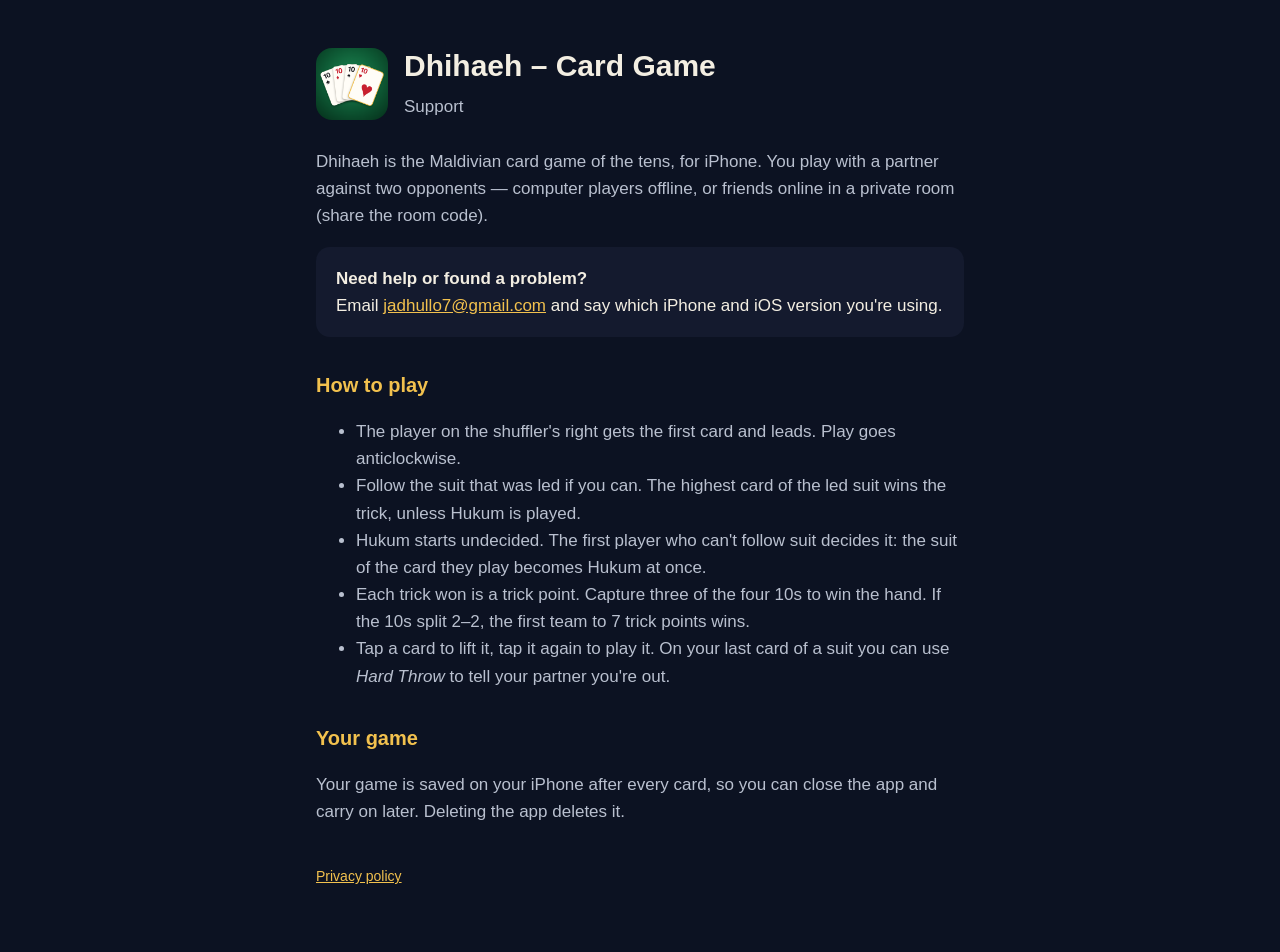
<file: index.html>
<!doctype html>
<html lang="en">
<head>
<meta charset="utf-8">
<meta name="viewport" content="width=device-width, initial-scale=1">
<title>Dhihaeh – Support</title>
<link rel="stylesheet" href="style.css">
</head>
<body>
<main>
  <header>
    <img src="icon.png" alt="Dhihaeh app icon">
    <h1>Dhihaeh – Card Game<br><small style="font-size:17px;color:var(--dim);font-weight:400">Support</small></h1>
  </header>
  <p>Dhihaeh is the Maldivian card game of the tens, for iPhone. You play with a partner against two opponents — computer players offline, or friends online in a private room (share the room code).</p>

  <div class="card">
    <strong>Need help or found a problem?</strong><br>
    Email <a href="mailto:jadhullo7@gmail.com?subject=Dhihaeh%20support">jadhullo7@gmail.com</a> and say which iPhone and iOS version you're using.
  </div>

  <h2>How to play</h2>
  <ul>
    <li>The player on the shuffler's right gets the first card and leads. Play goes anticlockwise.</li>
    <li>Follow the suit that was led if you can. The highest card of the led suit wins the trick, unless Hukum is played.</li>
    <li>Hukum starts undecided. The first player who can't follow suit decides it: the suit of the card they play becomes Hukum at once.</li>
    <li>Each trick won is a trick point. Capture three of the four 10s to win the hand. If the 10s split 2–2, the first team to 7 trick points wins.</li>
    <li>Tap a card to lift it, tap it again to play it. On your last card of a suit you can use <em>Hard Throw</em> to tell your partner you're out.</li>
  </ul>

  <h2>Your game</h2>
  <p>Your game is saved on your iPhone after every card, so you can close the app and carry on later. Deleting the app deletes it.</p>

  <footer><a href="privacy/">Privacy policy</a></footer>
</main>
</body>
</html>
</file>
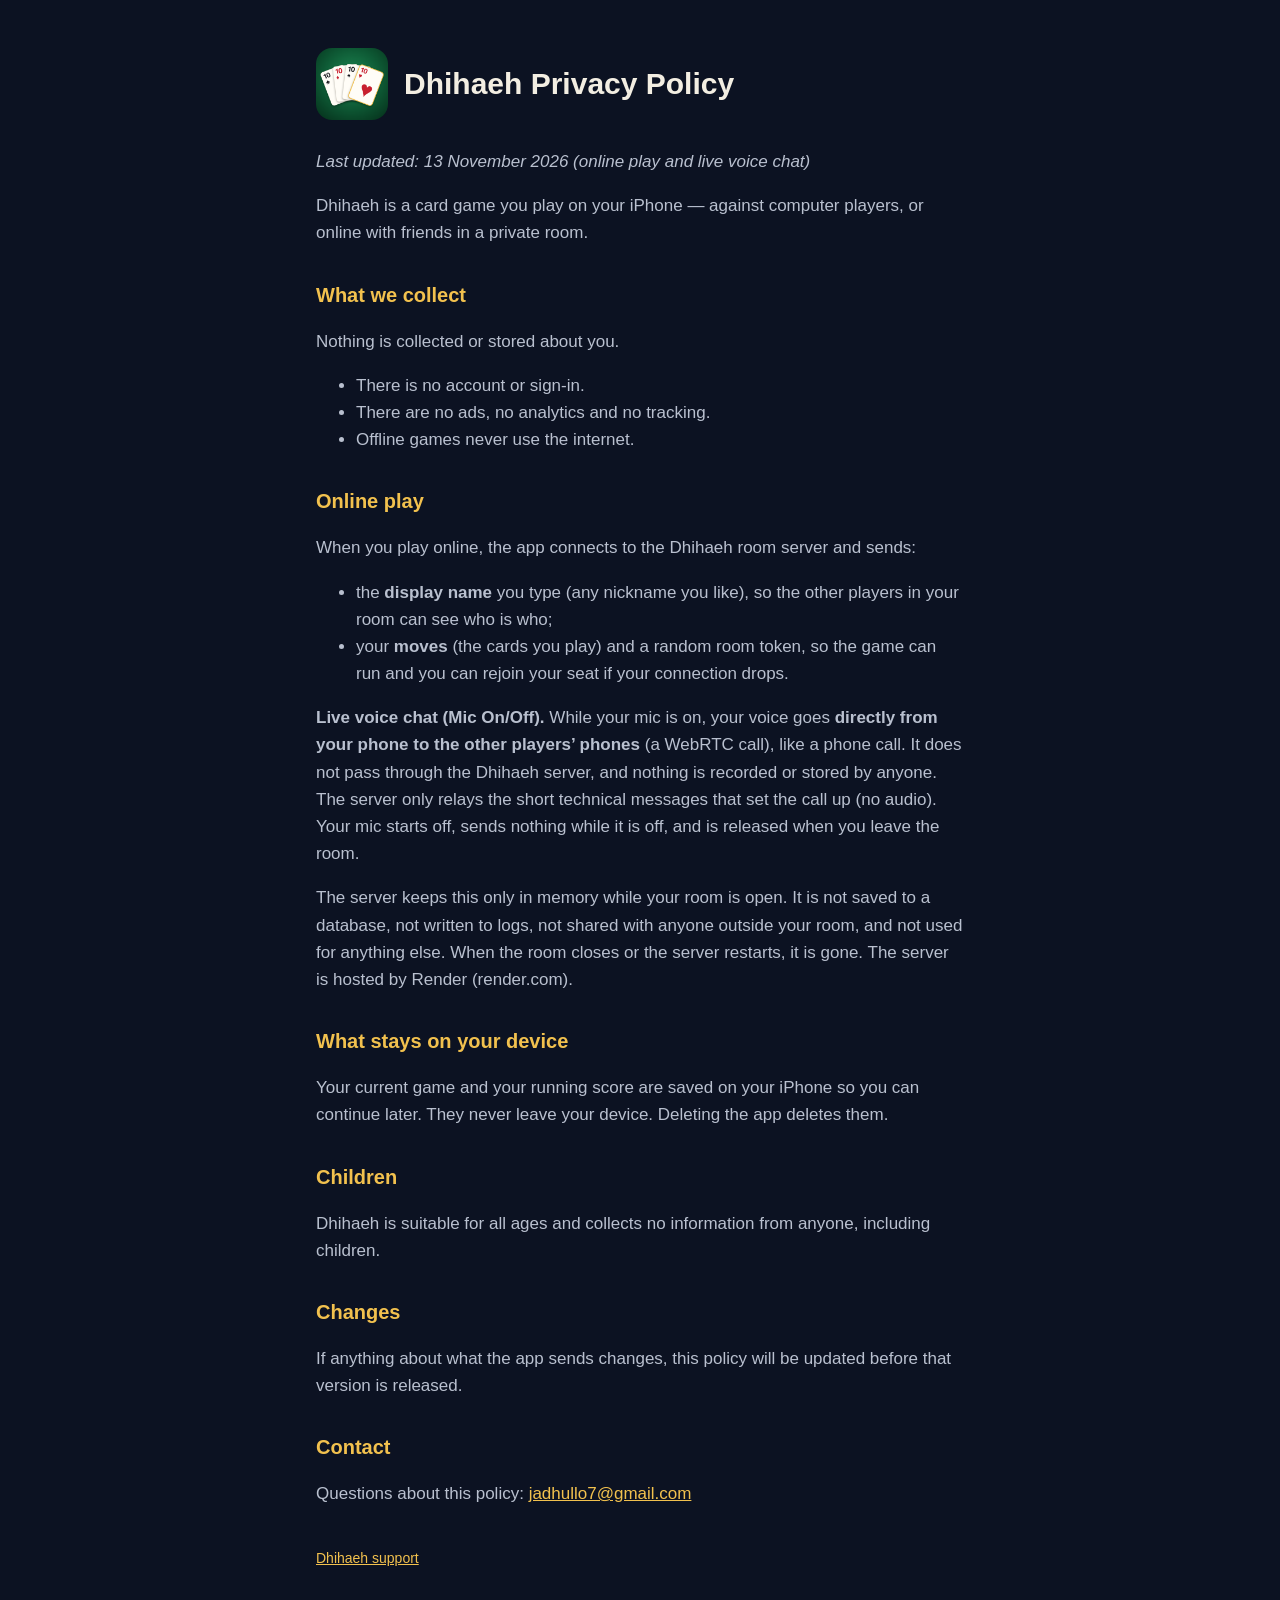
<file: privacy/index.html>
<!doctype html>
<html lang="en">
<head>
<meta charset="utf-8">
<meta name="viewport" content="width=device-width, initial-scale=1">
<title>Dhihaeh – Privacy Policy</title>
<link rel="stylesheet" href="../style.css">
</head>
<body>
<main>
  <header>
    <img src="../icon.png" alt="Dhihaeh app icon">
    <h1>Dhihaeh Privacy Policy</h1>
  </header>
  <p><em>Last updated: 13 November 2026 (online play and live voice chat)</em></p>
  <p>Dhihaeh is a card game you play on your iPhone — against computer players, or online with friends in a private room.</p>

  <h2>What we collect</h2>
  <p>Nothing is collected or stored about you.</p>
  <ul>
    <li>There is no account or sign-in.</li>
    <li>There are no ads, no analytics and no tracking.</li>
    <li>Offline games never use the internet.</li>
  </ul>

  <h2>Online play</h2>
  <p>When you play online, the app connects to the Dhihaeh room server and sends:</p>
  <ul>
    <li>the <strong>display name</strong> you type (any nickname you like), so the other players in your room can see who is who;</li>
    <li>your <strong>moves</strong> (the cards you play) and a random room token, so the game can run and you can rejoin your seat if your connection drops.</li>
  </ul>
  <p><strong>Live voice chat (Mic On/Off).</strong> While your mic is on, your voice goes <strong>directly from your phone to the other players&rsquo; phones</strong> (a WebRTC call), like a phone call. It does not pass through the Dhihaeh server, and nothing is recorded or stored by anyone. The server only relays the short technical messages that set the call up (no audio). Your mic starts off, sends nothing while it is off, and is released when you leave the room.</p>
  <p>The server keeps this only in memory while your room is open. It is not saved to a database, not written to logs, not shared with anyone outside your room, and not used for anything else. When the room closes or the server restarts, it is gone. The server is hosted by Render (render.com).</p>

  <h2>What stays on your device</h2>
  <p>Your current game and your running score are saved on your iPhone so you can continue later. They never leave your device. Deleting the app deletes them.</p>

  <h2>Children</h2>
  <p>Dhihaeh is suitable for all ages and collects no information from anyone, including children.</p>

  <h2>Changes</h2>
  <p>If anything about what the app sends changes, this policy will be updated before that version is released.</p>

  <h2>Contact</h2>
  <p>Questions about this policy: <a href="mailto:jadhullo7@gmail.com">jadhullo7@gmail.com</a></p>

  <footer><a href="../">Dhihaeh support</a></footer>
</main>
</body>
</html>
</file>
<file: style.css>
:root { --bg: #0c1222; --panel: #141a2e; --text: #f3eee2; --dim: #b9c0cf; --gold: #f2c14e; }
* { box-sizing: border-box; }
body { margin: 0; background: var(--bg); color: var(--text); font: 17px/1.6 -apple-system, BlinkMacSystemFont, "Segoe UI", Roboto, sans-serif; }
main { max-width: 680px; margin: 0 auto; padding: 48px 16px 64px; }
header { display: flex; align-items: center; gap: 16px; margin-bottom: 28px; }
header img { width: 72px; height: 72px; border-radius: 16px; }
h1 { font-size: 30px; margin: 0; line-height: 1.2; }
h2 { font-size: 20px; color: var(--gold); margin: 32px 0 8px; }
p, li { color: var(--dim); }
a { color: var(--gold); }
.card { background: var(--panel); border-radius: 14px; padding: 18px 20px; margin: 16px 0; }
footer { margin-top: 40px; font-size: 14px; color: var(--dim); }
</file>
